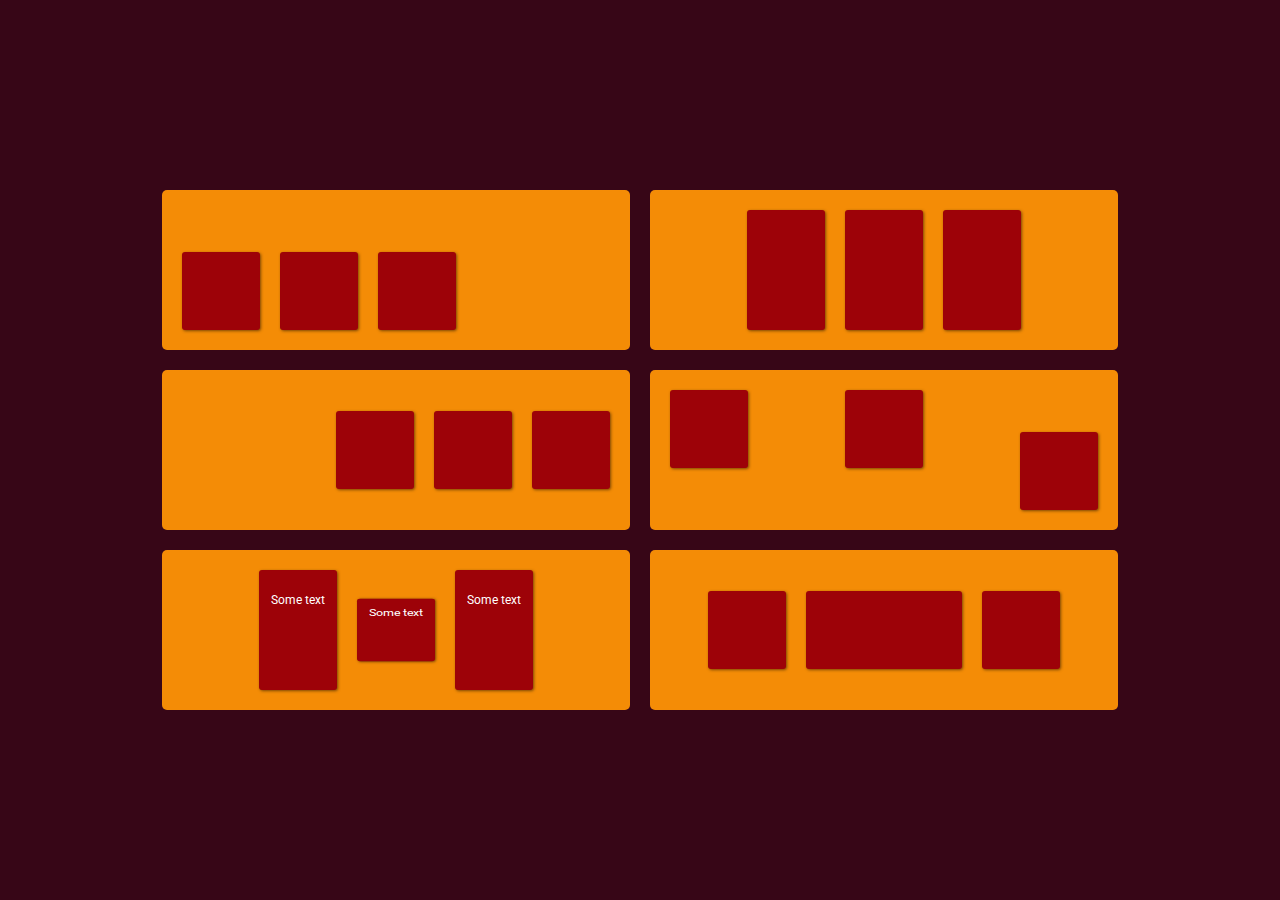
<file: index.html>
<!DOCTYPE html>
<html lang="en">
<head>
    <meta charset="UTF-8">
    <meta http-equiv="X-UA-Compatible" content="IE=edge">
    <meta name="viewport" content="width=device-width, initial-scale=1.0">
    <link rel="stylesheet" href="styles/index.css">
    <link rel="stylesheet" href="styles/normalize.css">
    <link rel="preconnect" href="https://fonts.googleapis.com">
    <link rel="preconnect" href="https://fonts.gstatic.com" crossorigin>
    <link href="https://fonts.googleapis.com/css2?family=Roboto&display=swap" rel="stylesheet">
    <title>Document</title>
</head>
<body>
    <div class="container">
        <div class="square square--one">
            <div class="square__inside"></div>
            <div class="square__inside"></div>
            <div class="square__inside"></div>
        </div>

        <div class="square square--two">
            <div class="square__inside"></div>
            <div class="square__inside"></div>
            <div class="square__inside"></div>
        </div>

        <div class="square square--three">
            <div class="square__inside"></div>
            <div class="square__inside"></div>
            <div class="square__inside"></div>
        </div>

        <div class="square square--four">
            <div class="square__inside"></div>
            <div class="square__inside"></div>
            <div class="square__inside square--last"></div>
        </div>

        <div class="square square--five">
            <div class="square__inside square--stretch">
                <p>Some text</p>
            </div>
            <div class="square__inside square--shrink">
                <p>Some text</p>
            </div>
            <div class="square__inside square--stretch">
                <p>Some text</p>
            </div>
        </div>

        <div class="square square--six">
            <div class="square__inside"></div>
            <div class="square__inside square--grow"></div>
            <div class="square__inside"></div>
        </div>
    </div>
</body>
</html>
</file>
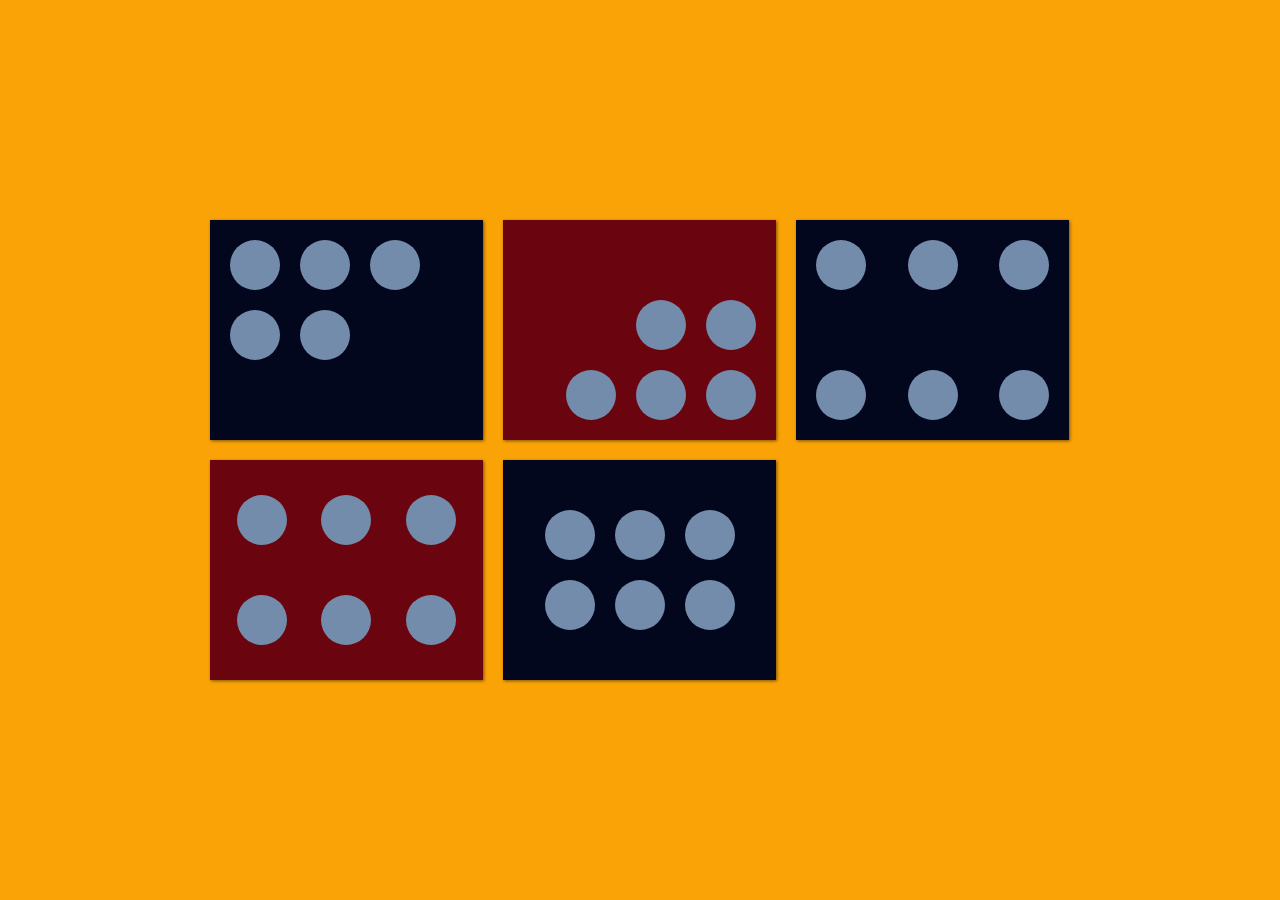
<file: circles.html>
<!DOCTYPE html>
<html lang="en">
<head>
    <meta charset="UTF-8">
    <meta http-equiv="X-UA-Compatible" content="IE=edge">
    <meta name="viewport" content="width=device-width, initial-scale=1.0">
    <link rel="stylesheet" href="styles/circles2.css">
    <link rel="stylesheet" href="styles/normalize.css">
    <title>Document</title>
</head>
<body>
    <div class="screen">
        <div class="container">
            <div class="box box--one">
                <div class="box__circle"></div>
                <div class="box__circle"></div>
                <div class="box__circle"></div>
                <div class="box__circle"></div>
                <div class="box__circle"></div>
            </div>

            <div class="box box--two">
                <div class="box__circle"></div>
                <div class="box__circle"></div>
                <div class="box__circle"></div>
                <div class="box__circle"></div>
                <div class="box__circle"></div>
            </div>

            <div class="box box--three">
                <div class="box__circle"></div>
                <div class="box__circle"></div>
                <div class="box__circle"></div>
                <div class="box__circle"></div>
                <div class="box__circle"></div>
                <div class="box__circle"></div>
            </div>

            <div class="box box--four">
                <div class="box__circle"></div>
                <div class="box__circle"></div>
                <div class="box__circle"></div>
                <div class="box__circle"></div>
                <div class="box__circle"></div>
                <div class="box__circle"></div>
            </div>

            <div class="box box--five">
                <div class="box__circle"></div>
                <div class="box__circle"></div>
                <div class="box__circle"></div>
                <div class="box__circle"></div>
                <div class="box__circle"></div>
                <div class="box__circle"></div>
            </div>
        </div>
    </div>
</body>
</html>
</file>
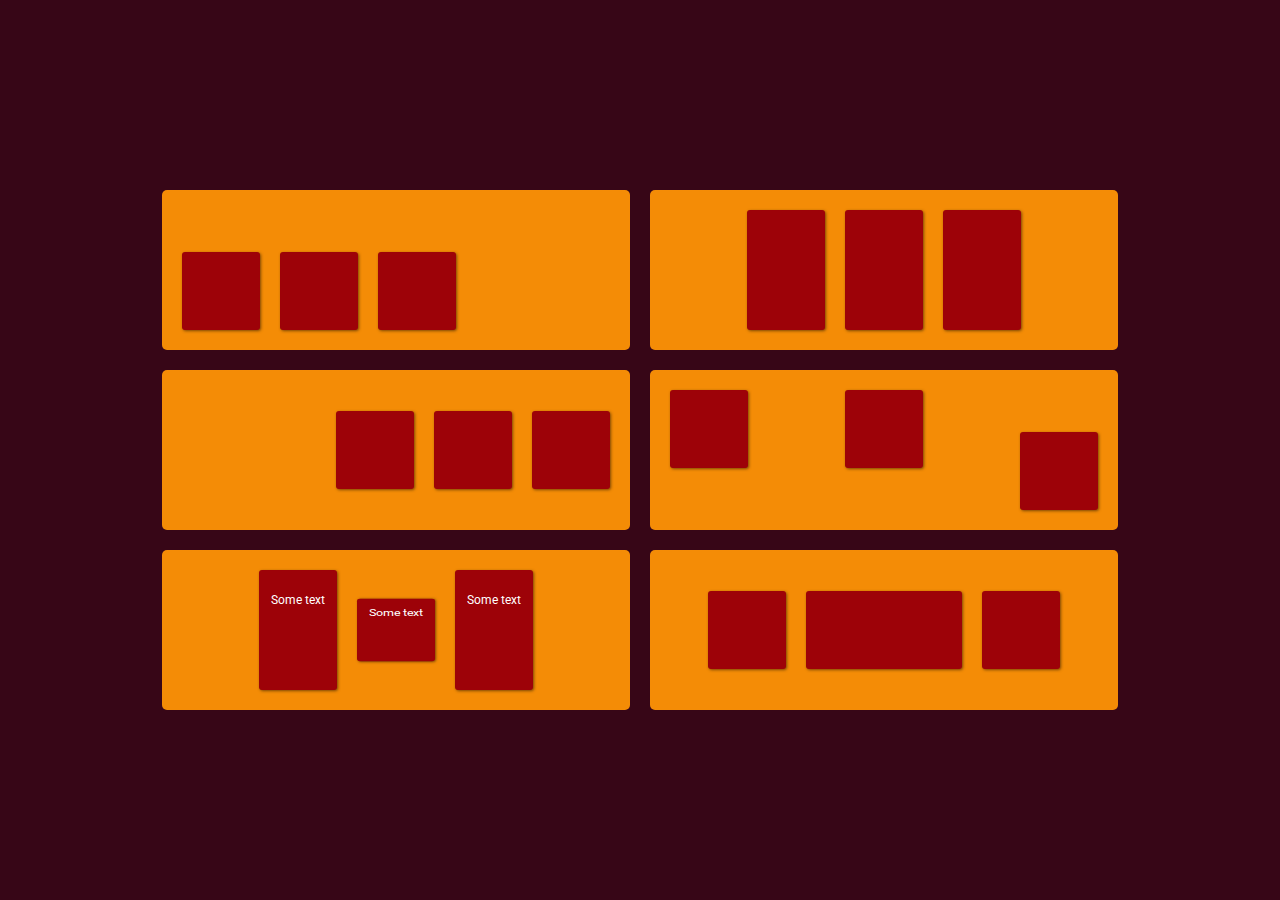
<file: squares.html>
<!DOCTYPE html>
<html lang="en">
<head>
    <meta charset="UTF-8">
    <meta http-equiv="X-UA-Compatible" content="IE=edge">
    <meta name="viewport" content="width=device-width, initial-scale=1.0">
    <link rel="stylesheet" href="styles/index.css">
    <link rel="stylesheet" href="styles/normalize.css">
    <link rel="preconnect" href="https://fonts.googleapis.com">
    <link rel="preconnect" href="https://fonts.gstatic.com" crossorigin>
    <link href="https://fonts.googleapis.com/css2?family=Roboto&display=swap" rel="stylesheet">
    <title>Document</title>
</head>
<body>
    <div class="container">
        <div class="square square--one">
            <div class="square__inside"></div>
            <div class="square__inside"></div>
            <div class="square__inside"></div>
        </div>

        <div class="square square--two">
            <div class="square__inside"></div>
            <div class="square__inside"></div>
            <div class="square__inside"></div>
        </div>

        <div class="square square--three">
            <div class="square__inside"></div>
            <div class="square__inside"></div>
            <div class="square__inside"></div>
        </div>

        <div class="square square--four">
            <div class="square__inside"></div>
            <div class="square__inside"></div>
            <div class="square__inside square--last"></div>
        </div>

        <div class="square square--five">
            <div class="square__inside square--stretch">Some text</div>
            <div class="square__inside square--shrink">Some text</div>
            <div class="square__inside square--stretch">Some text</div>
        </div>

        <div class="square square--six">
            <div class="square__inside"></div>
            <div class="square__inside square--grow"></div>
            <div class="square__inside"></div>
        </div>
    </div>
</body>
</html>
</file>
<file: styles/index.css>
* {
    margin: 0;
    padding: 0;
    box-sizing: border-box;
}

.container {
    background-color: #370617;
    min-height: 100vh;
    max-width: 100%;

    display: flex;
    justify-content: center;
    align-content: center;
    flex-wrap: wrap;
    gap: 20px;
}

/*  orange square container */
.square {
    background-color: #F48C06;
    min-width: 468px;
    min-height: 160px;
    border-radius: 5px;
    display: flex;
    gap: 20px;
    padding: 20px;
}

/*  red squares inside orange container */
.square__inside {
    background-color: #9D0208;
    min-width: 78px;
    min-height: 78px;
    border-radius: 3px;
    box-shadow: 1px 1px 3px rgba(0, 0, 0, 0.5);

    font-family: 'Roboto', sans-serif;
    color: white;
    text-align: center;
    font-size: 12px;
}

.square--one {
    justify-content: flex-start;
    align-items: flex-end;
}

.square--two {
    justify-content: center;
    align-items: stretch;
}

.square--three {
    justify-content: flex-end;
    align-items: center;
}

.square--four {
    justify-content: space-between;
    align-items: flex-start;
}

.square--last {
    align-self: flex-end;
}

/*  cannot get it to align baseline?? */ 
.square--five {
    justify-content: center;
    align-items: baseline;
}

.square--stretch {
    line-height: 5;
    align-self: stretch;
}

.square--shrink {
    line-height: 3;
    transform: scaleY(0.8);
    align-self: center;
}

.square--six {
    justify-content: center;
    align-items: center;
}

.square--grow {
    flex-grow: 2;
    max-width: 156px;
}
</file>
<file: styles/circles2.css>
* {
    margin: 0;
    padding: 0;
    box-sizing: border-box;
}

/* main screen */ 
.screen {
    background-color: #FAA307;
    min-height: 100vh;    
    width: 100%;

    display: flex;
    align-items: center;
    justify-content: center;
}

/* cohtainer for boxes */
.container {
    width: 860px;
    height: 460px;

    display: flex;
    flex-wrap: wrap;
    justify-content: flex-start; 
    align-content: center;
    gap: 20px;
}

/* boxes */
.box {
    width: 273px;
    height: 220px;
    box-shadow: 1px 1px 3px rgba(0, 0, 0, 0.5);

    display: flex;
    flex-wrap: wrap;
    padding: 20px;
    gap: 20px;
}

.box:nth-child(odd) {
    background-color: #03071E;
}

.box:nth-child(even) {
    background-color: #6A040F;
}


/* cirlces inside boxes */
.box__circle {
    background-color: #748CAB;
    height: 50px;
    width: 50px;
    border-radius: 50%;
}

/* box one */
.box--one {
    justify-content: flex-start;
    align-content: flex-start;
}

/* box two */
.box--two {
    justify-content: flex-end;
    align-content: flex-start;
    flex-wrap: wrap-reverse;
}

/* box three */
.box--three {
    justify-content: space-between;
    align-content: space-between;
}

/* box four */
.box--four {
    justify-content: space-around;
    align-content: space-around;
}

/* box five */
.box--five {
    justify-content: center;
    align-content: center;
}
</file>
